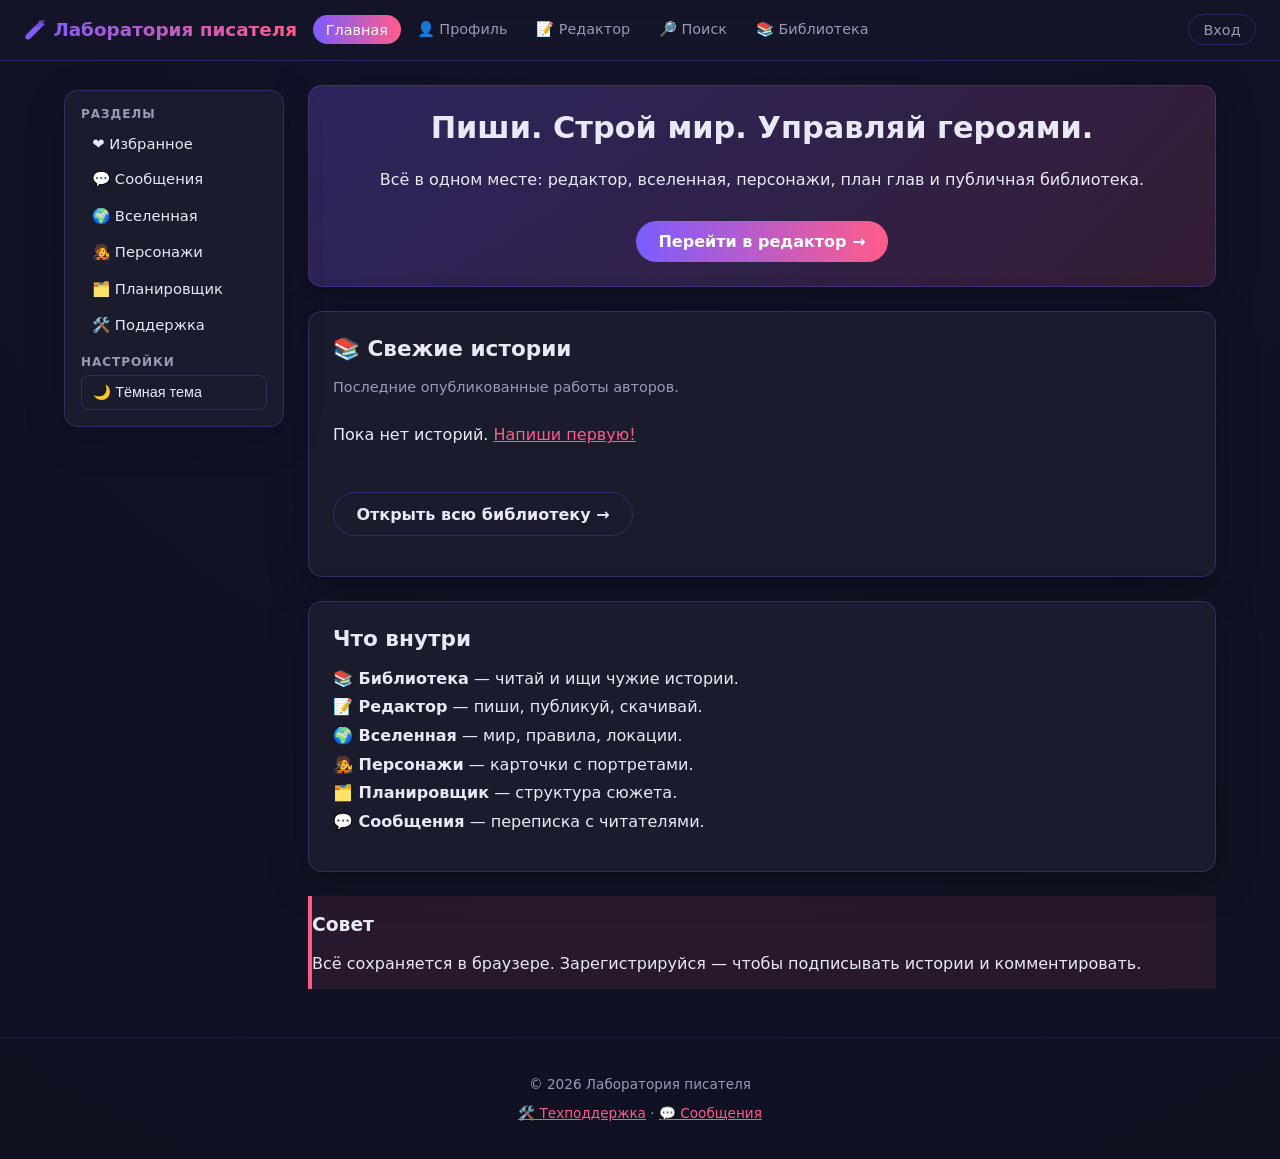
<file: universe-site/index.html>
<!DOCTYPE html>
<html lang="ru">
<head>
  <meta charset="utf-8">
  <meta name="viewport" content="width=device-width, initial-scale=1">
  <meta name="description" content="Лаборатория писателя: редактор, вселенная, персонажи и библиотека историй.">
  <title>Лаборатория писателя</title>
  <link rel="stylesheet" href="style.css">
</head>
<body>

  <header class="site-header">
    <button class="menu-toggle" id="menu-toggle" type="button" title="Меню">☰</button>
    <h1>🧪 Лаборатория писателя</h1>
    <nav class="main-nav">
      <a href="index.html" class="active">Главная</a>
      <a href="profile.html">👤 Профиль</a>
      <a href="editor.html">📝 Редактор</a>
      <a href="search.html">🔎 Поиск</a>
      <a href="library.html">📚 Библиотека</a>
    </nav>
    <a href="login.html" id="auth-link" class="header-auth">Вход</a>
  </header>

  <div class="layout">
    <aside class="sidebar" id="sidebar">
      <h3>Разделы</h3>
      <nav>
        <a href="favorites.html">❤️ Избранное</a>
        <a href="messages.html">💬 Сообщения</a>
        <a href="universe.html">🌍 Вселенная</a>
        <a href="characters.html">🧑‍🎤 Персонажи</a>
        <a href="planner.html">🗂️ Планировщик</a>
        <a href="support.html">🛠️ Поддержка</a>
      </nav>
      <h3>Настройки</h3>
      <button id="theme-toggle" class="theme-btn" type="button" title="Сменить тему">🌙 Тема</button>
    </aside>

    <main>
      <section class="hero">
        <h2 id="welcome">Пиши. Строй мир. Управляй героями.</h2>
        <p>Всё в одном месте: редактор, вселенная, персонажи, план глав и публичная библиотека.</p>
        <a class="btn" href="editor.html">Перейти в редактор →</a>
      </section>

      <section>
        <h2>📚 Свежие истории</h2>
        <p class="muted">Последние опубликованные работы авторов.</p>
        <div id="home-library" class="card-list"></div>
        <p style="margin-top:1rem"><a href="library.html" class="btn btn-ghost">Открыть всю библиотеку →</a></p>
      </section>

      <section>
        <h2>Что внутри</h2>
        <ul class="features">
          <li><a href="library.html">📚 Библиотека</a> — читай и ищи чужие истории.</li>
          <li><a href="editor.html">📝 Редактор</a> — пиши, публикуй, скачивай.</li>
          <li><a href="universe.html">🌍 Вселенная</a> — мир, правила, локации.</li>
          <li><a href="characters.html">🧑‍🎤 Персонажи</a> — карточки с портретами.</li>
          <li><a href="planner.html">🗂️ Планировщик</a> — структура сюжета.</li>
          <li><a href="messages.html">💬 Сообщения</a> — переписка с читателями.</li>
        </ul>
      </section>

      <aside class="tip">
        <h3>Совет</h3>
        <p>Всё сохраняется в браузере. Зарегистрируйся — чтобы подписывать истории и комментировать.</p>
      </aside>
    </main>
  </div>

  <footer class="site-footer">
    <p>© 2026 Лаборатория писателя</p>
    <p><a href="support.html">🛠️ Техподдержка</a> · <a href="messages.html">💬 Сообщения</a></p>
  </footer>

  <script src="script.js"></script>
</body>
</html>
</file>
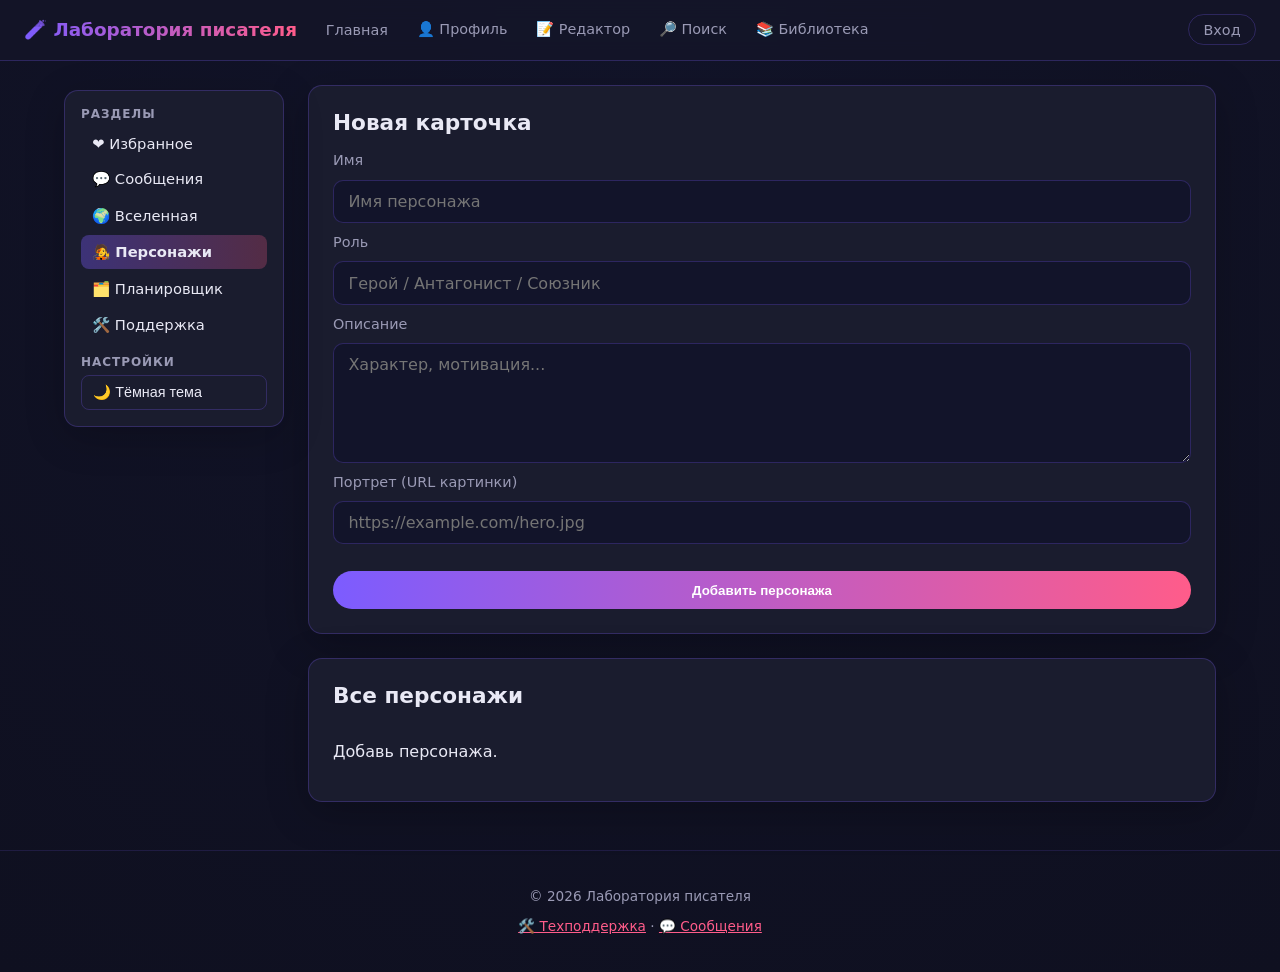
<file: universe-site/characters.html>
<!DOCTYPE html>
<html lang="ru">
<head>
  <meta charset="utf-8">
  <meta name="viewport" content="width=device-width, initial-scale=1">
  <title>Персонажи — Лаборатория писателя</title>
  <link rel="stylesheet" href="style.css">
</head>
<body>

  <header class="site-header">
    <button class="menu-toggle" id="menu-toggle" type="button" title="Меню">☰</button>
    <h1>🧪 Лаборатория писателя</h1>
    <nav class="main-nav">
      <a href="index.html">Главная</a>
      <a href="profile.html">👤 Профиль</a>
      <a href="editor.html">📝 Редактор</a>
      <a href="search.html">🔎 Поиск</a>
      <a href="library.html">📚 Библиотека</a>
    </nav>
    <a href="login.html" id="auth-link" class="header-auth">Вход</a>
  </header>

  <div class="layout">
    <aside class="sidebar" id="sidebar">
      <h3>Разделы</h3>
      <nav>
        <a href="favorites.html">❤️ Избранное</a>
        <a href="messages.html">💬 Сообщения</a>
        <a href="universe.html">🌍 Вселенная</a>
        <a href="characters.html" class="active">🧑‍🎤 Персонажи</a>
        <a href="planner.html">🗂️ Планировщик</a>
        <a href="support.html">🛠️ Поддержка</a>
      </nav>
      <h3>Настройки</h3>
      <button id="theme-toggle" class="theme-btn" type="button">🌙 Тема</button>
    </aside>

    <main>
      <section>
        <h2>Новая карточка</h2>
        <form id="character-form">
          <label for="char-name">Имя</label>
          <input id="char-name" type="text" placeholder="Имя персонажа" required>
          <label for="char-role">Роль</label>
          <input id="char-role" type="text" placeholder="Герой / Антагонист / Союзник" required>
          <label for="char-desc">Описание</label>
          <textarea id="char-desc" rows="5" placeholder="Характер, мотивация..." required></textarea>
          <label for="char-img">Портрет (URL картинки)</label>
          <input id="char-img" type="url" placeholder="https://example.com/hero.jpg">
          <button class="btn" type="submit">Добавить персонажа</button>
        </form>
      </section>

      <section>
        <h2>Все персонажи</h2>
        <article id="characters-list" class="card-list"></article>
      </section>
    </main>
  </div>

  <footer class="site-footer">
    <p>© 2026 Лаборатория писателя</p>
    <p><a href="support.html">🛠️ Техподдержка</a> · <a href="messages.html">💬 Сообщения</a></p>
  </footer>

  <script src="script.js"></script>
</body>
</html>
</file>
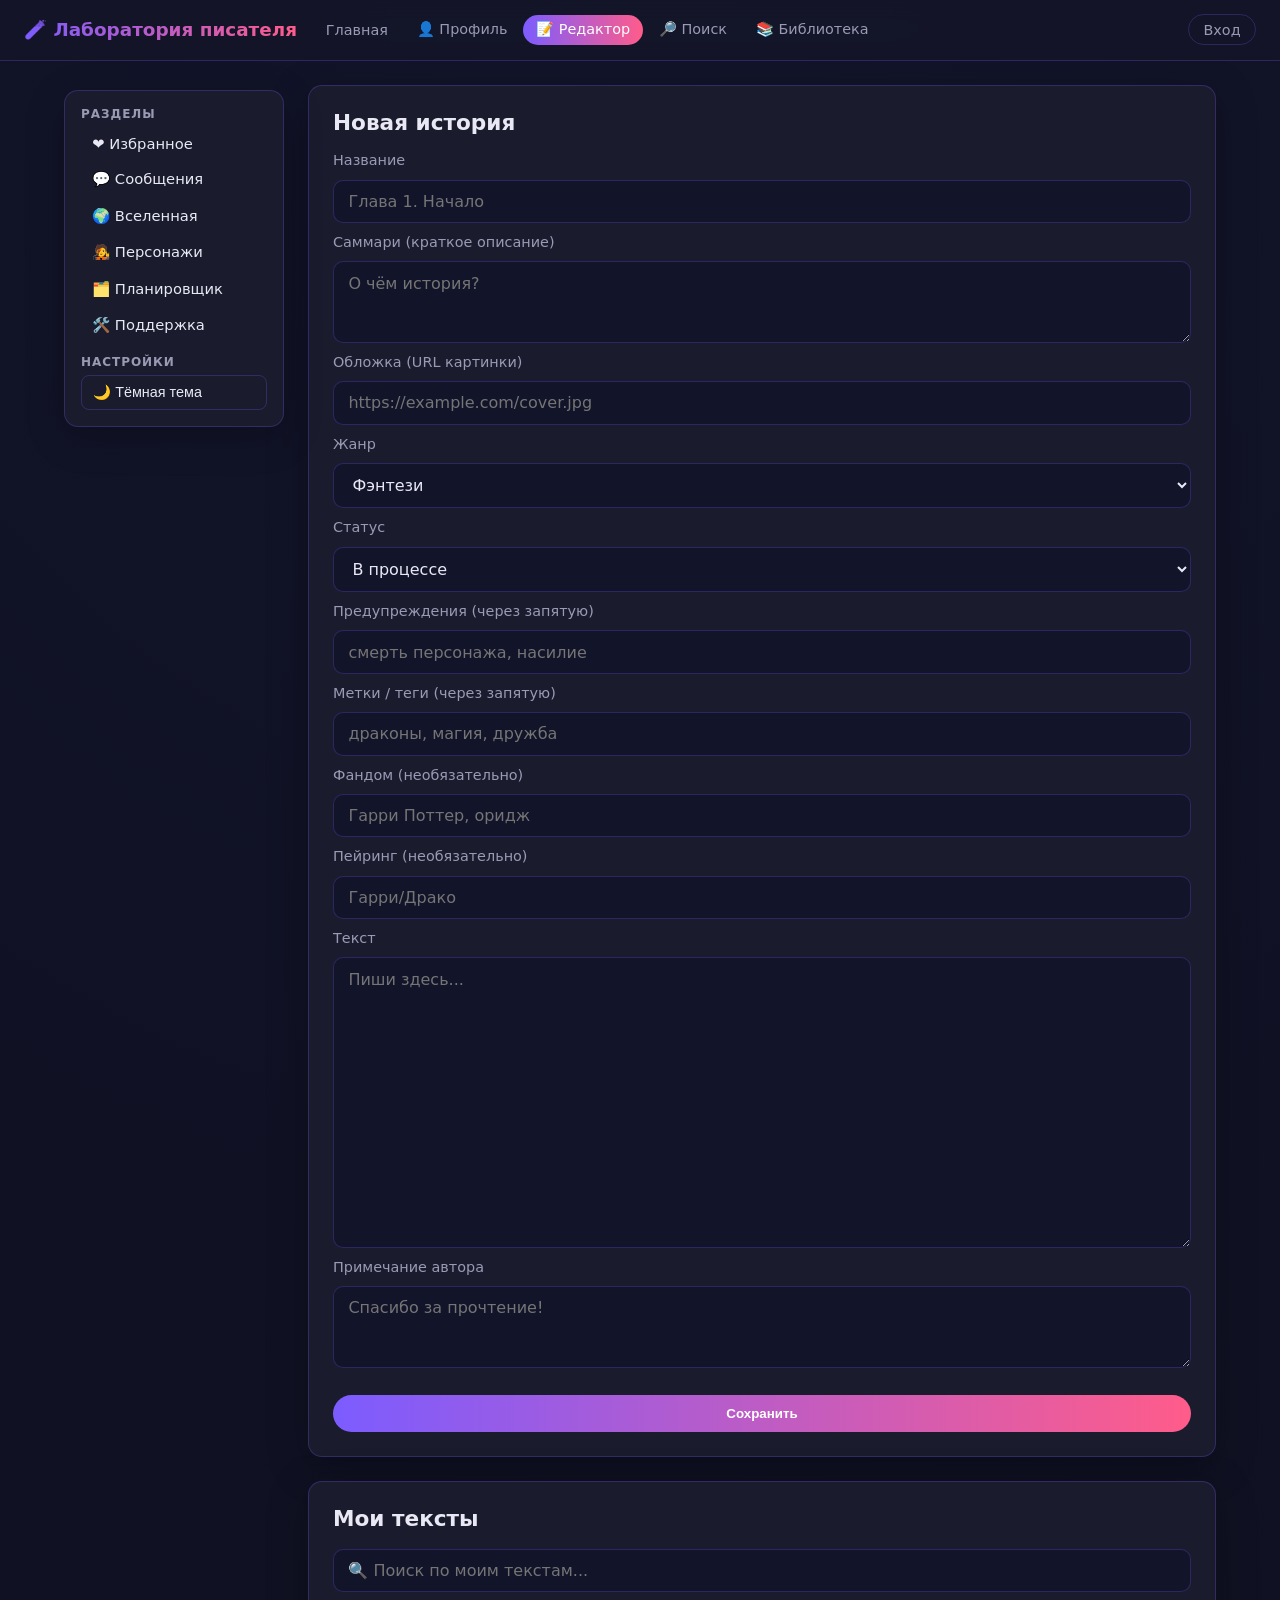
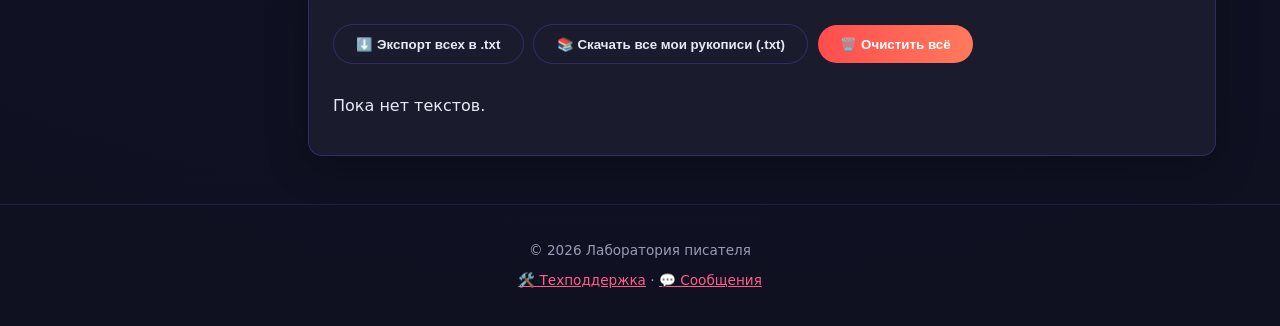
<file: universe-site/editor.html>
<!DOCTYPE html>
<html lang="ru">
<head>
  <meta charset="utf-8">
  <meta name="viewport" content="width=device-width, initial-scale=1">
  <title>Редактор — Лаборатория писателя</title>
  <link rel="stylesheet" href="style.css">
</head>
<body>

  <header class="site-header">
    <button class="menu-toggle" id="menu-toggle" type="button" title="Меню">☰</button>
    <h1>🧪 Лаборатория писателя</h1>
    <nav class="main-nav">
      <a href="index.html">Главная</a>
      <a href="profile.html">👤 Профиль</a>
      <a href="editor.html" class="active">📝 Редактор</a>
      <a href="search.html">🔎 Поиск</a>
      <a href="library.html">📚 Библиотека</a>
    </nav>
    <a href="login.html" id="auth-link" class="header-auth">Вход</a>
  </header>

  <div class="layout">
    <aside class="sidebar" id="sidebar">
      <h3>Разделы</h3>
      <nav>
        <a href="favorites.html">❤️ Избранное</a>
        <a href="messages.html">💬 Сообщения</a>
        <a href="universe.html">🌍 Вселенная</a>
        <a href="characters.html">🧑‍🎤 Персонажи</a>
        <a href="planner.html">🗂️ Планировщик</a>
        <a href="support.html">🛠️ Поддержка</a>
      </nav>
      <h3>Настройки</h3>
      <button id="theme-toggle" class="theme-btn" type="button">🌙 Тема</button>
    </aside>

    <main>
      <section>
        <h2>Новая история</h2>
        <form id="editor-form">
          <label for="title">Название</label>
          <input id="title" type="text" placeholder="Глава 1. Начало" required>

          <label for="summary">Саммари (краткое описание)</label>
          <textarea id="summary" rows="3" placeholder="О чём история?"></textarea>

          <label for="cover">Обложка (URL картинки)</label>
          <input id="cover" type="url" placeholder="https://example.com/cover.jpg">

          <label for="genre">Жанр</label>
          <select id="genre">
            <option>Фэнтези</option><option>Фантастика</option><option>Романтика</option>
            <option>Детектив</option><option>Хоррор</option><option>Драма</option>
            <option>Приключения</option><option>Поэзия</option><option>Другое</option>
          </select>

          <label for="status">Статус</label>
          <select id="status">
            <option>В процессе</option><option>Завершено</option>
            <option>Безжалостно брошено</option><option>Заморожено</option>
          </select>

          <label for="warnings">Предупреждения (через запятую)</label>
          <input id="warnings" type="text" placeholder="смерть персонажа, насилие">

          <label for="tags">Метки / теги (через запятую)</label>
          <input id="tags" type="text" placeholder="драконы, магия, дружба">

          <label for="fandom">Фандом (необязательно)</label>
          <input id="fandom" type="text" placeholder="Гарри Поттер, оридж">

          <label for="pairing">Пейринг (необязательно)</label>
          <input id="pairing" type="text" placeholder="Гарри/Драко">

          <label for="text">Текст</label>
          <textarea id="text" rows="14" placeholder="Пиши здесь..." required></textarea>

          <label for="authorNote">Примечание автора</label>
          <textarea id="authorNote" rows="3" placeholder="Спасибо за прочтение!"></textarea>

          <button class="btn" type="submit">Сохранить</button>
        </form>
      </section>

      <section>
        <h2>Мои тексты</h2>
        <input id="search-text" type="search" placeholder="🔍 Поиск по моим текстам...">
        <div class="toolbar">
          <button id="export-all" class="btn btn-ghost" type="button">⬇️ Экспорт всех в .txt</button>
          <button class="btn btn-ghost" type="button" onclick="dlAllMine()">📚 Скачать все мои рукописи (.txt)</button>
          <button id="clear-texts" class="btn btn-danger" type="button">🗑️ Очистить всё</button>
        </div>
        <article id="texts-list" class="card-list"></article>
      </section>
    </main>
  </div>

  <footer class="site-footer">
    <p>© 2026 Лаборатория писателя</p>
    <p><a href="support.html">🛠️ Техподдержка</a> · <a href="messages.html">💬 Сообщения</a></p>
  </footer>

  <script src="script.js"></script>
</body>
</html>
</file>
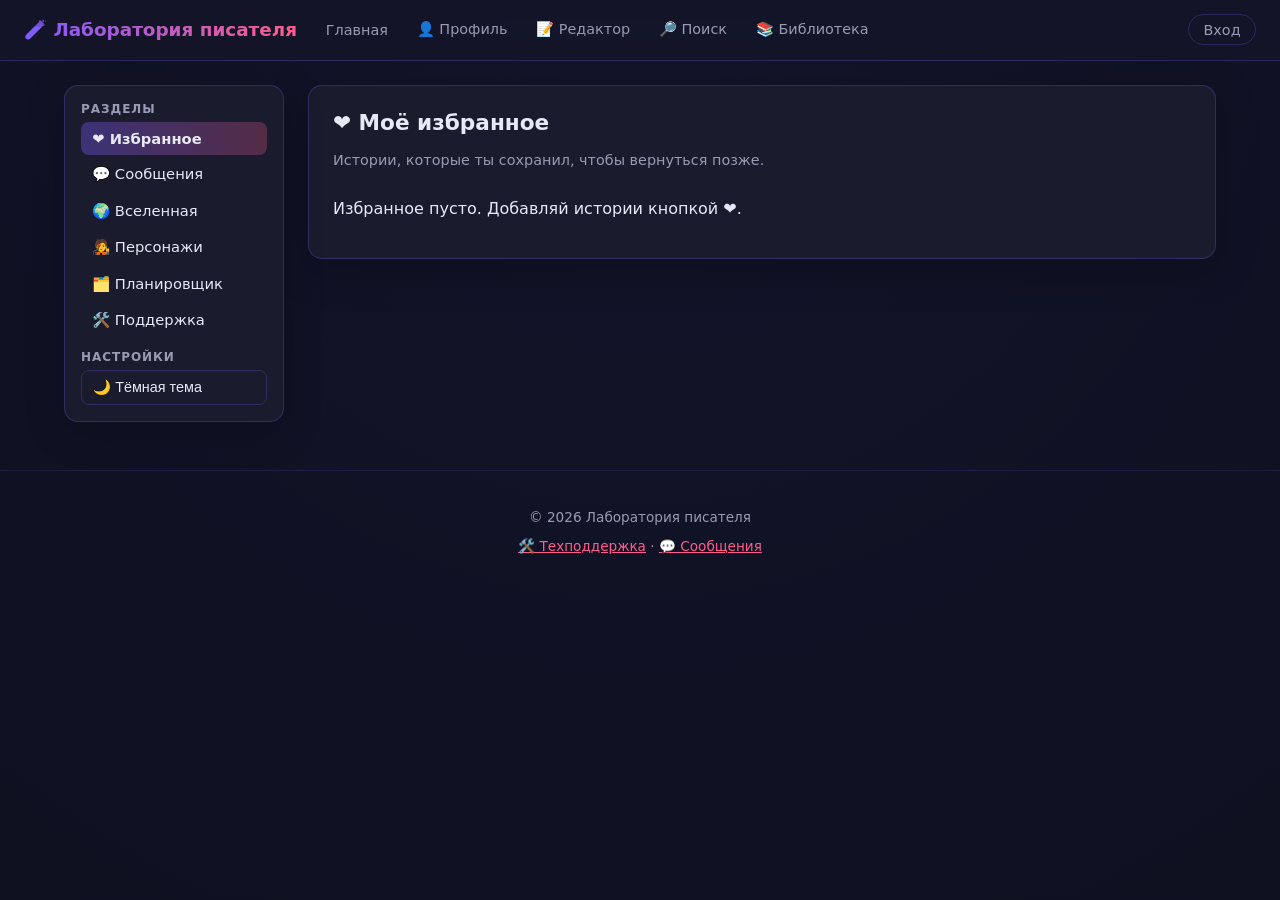
<file: universe-site/favorites.html>
<!DOCTYPE html>
<html lang="ru">
<head>
  <meta charset="utf-8">
  <meta name="viewport" content="width=device-width, initial-scale=1">
  <title>Избранное — Лаборатория писателя</title>
  <link rel="stylesheet" href="style.css">
</head>
<body>

  <header class="site-header">
    <button class="menu-toggle" id="menu-toggle" type="button" title="Меню">☰</button>
    <h1>🧪 Лаборатория писателя</h1>
    <nav class="main-nav">
      <a href="index.html">Главная</a>
      <a href="profile.html">👤 Профиль</a>
      <a href="editor.html">📝 Редактор</a>
      <a href="search.html">🔎 Поиск</a>
      <a href="library.html">📚 Библиотека</a>
    </nav>
    <a href="login.html" id="auth-link" class="header-auth">Вход</a>
  </header>

  <div class="layout">
    <aside class="sidebar" id="sidebar">
      <h3>Разделы</h3>
      <nav>
        <a href="favorites.html" class="active">❤️ Избранное</a>
        <a href="messages.html">💬 Сообщения</a>
        <a href="universe.html">🌍 Вселенная</a>
        <a href="characters.html">🧑‍🎤 Персонажи</a>
        <a href="planner.html">🗂️ Планировщик</a>
        <a href="support.html">🛠️ Поддержка</a>
      </nav>
      <h3>Настройки</h3>
      <button id="theme-toggle" class="theme-btn" type="button">🌙 Тема</button>
    </aside>

    <main>
      <section>
        <h2>❤️ Моё избранное</h2>
        <p class="muted">Истории, которые ты сохранил, чтобы вернуться позже.</p>
        <article id="favorites-list" class="card-list"></article>
      </section>
    </main>
  </div>

  <footer class="site-footer">
    <p>© 2026 Лаборатория писателя</p>
    <p><a href="support.html">🛠️ Техподдержка</a> · <a href="messages.html">💬 Сообщения</a></p>
  </footer>

  <script src="script.js"></script>
</body>
</html>
</file>
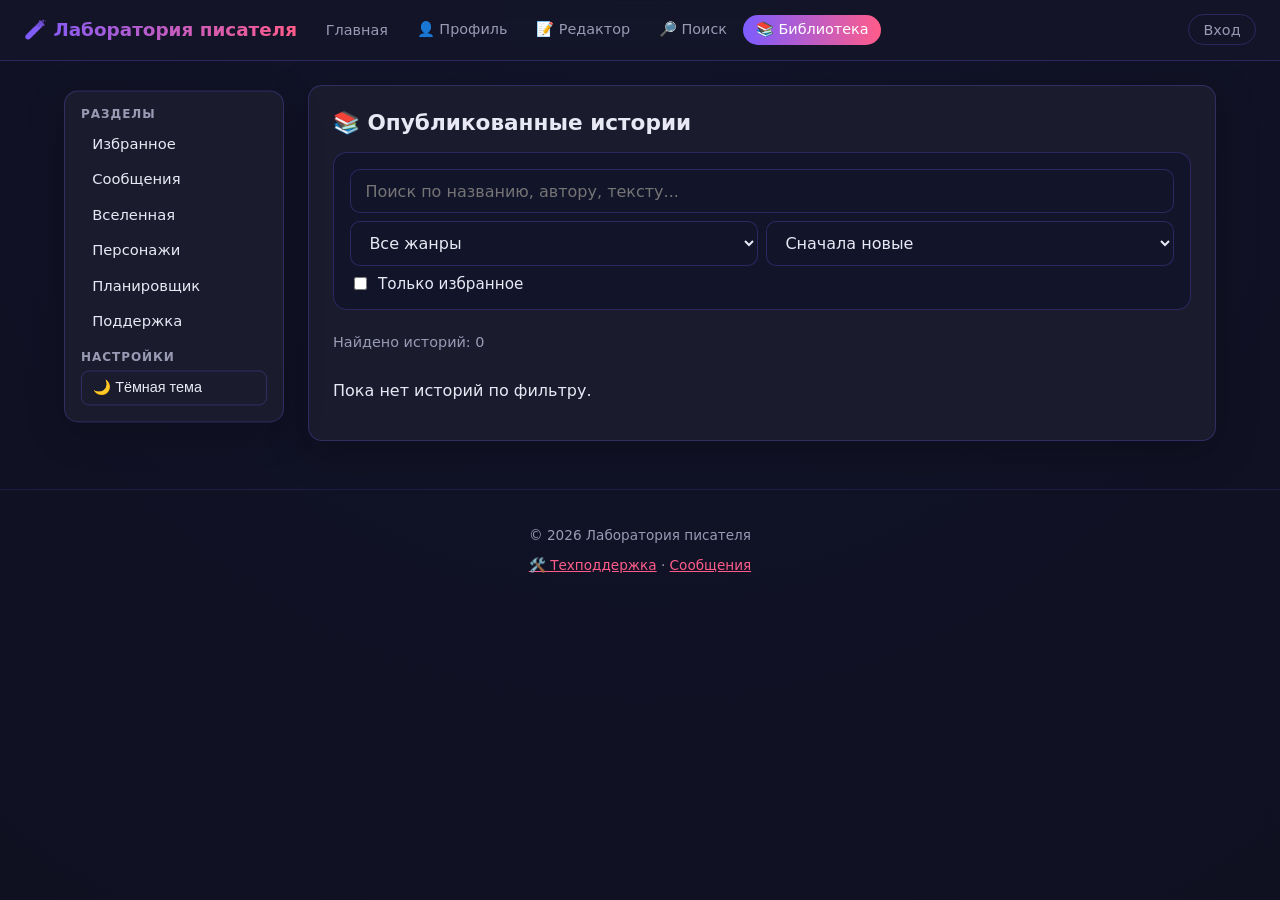
<file: universe-site/library.html>
<!DOCTYPE html>
<html lang="ru">
<head>
  <meta charset="utf-8">
  <meta name="viewport" content="width=device-width, initial-scale=1">
  <title>Библиотека — Лаборатория писателя</title>
  <link rel="stylesheet" href="style.css">
</head>
<body>

  <header class="site-header">
    <button class="menu-toggle" id="menu-toggle" type="button" title="Меню">☰</button>
    <h1>🧪 Лаборатория писателя</h1>
    <nav class="main-nav">
      <a href="index.html">Главная</a>
      <a href="profile.html">👤 Профиль</a>
      <a href="editor.html">📝 Редактор</a>
      <a href="search.html">🔎 Поиск</a>
      <a href="library.html" class="active">📚 Библиотека</a>
    </nav>
    <a href="login.html" id="auth-link" class="header-auth">Вход</a>
  </header>

  <div class="layout">
    <aside class="sidebar" id="sidebar">
      <h3>Разделы</h3>
      <nav>
        <a href="favorites.html">Избранное</a>
        <a href="messages.html">Сообщения</a>
        <a href="universe.html">Вселенная</a>
        <a href="characters.html">Персонажи</a>
        <a href="planner.html">Планировщик</a>
        <a href="support.html">Поддержка</a>
      </nav>
      <h3>Настройки</h3>
      <button id="theme-toggle" class="theme-btn" type="button">🌙 Тема</button>
    </aside>

    <main>
      <section>
        <h2>📚 Опубликованные истории</h2>
        <div class="library-filters">
          <input id="lib-search" type="search" placeholder="Поиск по названию, автору, тексту...">
          <div class="filters-row">
            <select id="lib-genre">
              <option value="">Все жанры</option>
              <option>Фэнтези</option><option>Фантастика</option><option>Романтика</option>
              <option>Детектив</option><option>Хоррор</option><option>Драма</option>
              <option>Приключения</option><option>Поэзия</option><option>Другое</option>
            </select>
            <select id="lib-sort">
              <option value="new">Сначала новые</option>
              <option value="old">Сначала старые</option>
              <option value="az">По названию (А→Я)</option>
              <option value="likes">По лайкам</option>
              <option value="recs">По советам</option>
            </select>
          </div>
          <label class="checkbox">
            <input id="lib-fav-only" type="checkbox"> Только избранное
          </label>
        </div>
        <p id="lib-count" class="muted"></p>
        <article id="library-list" class="card-list"></article>
      </section>
    </main>
  </div>

  <footer class="site-footer">
    <p>© 2026 Лаборатория писателя</p>
    <p><a href="support.html">🛠️ Техподдержка</a> · <a href="messages.html"> Сообщения</a></p>
  </footer>

  <script src="script.js"></script>
</body>
</html>
</file>
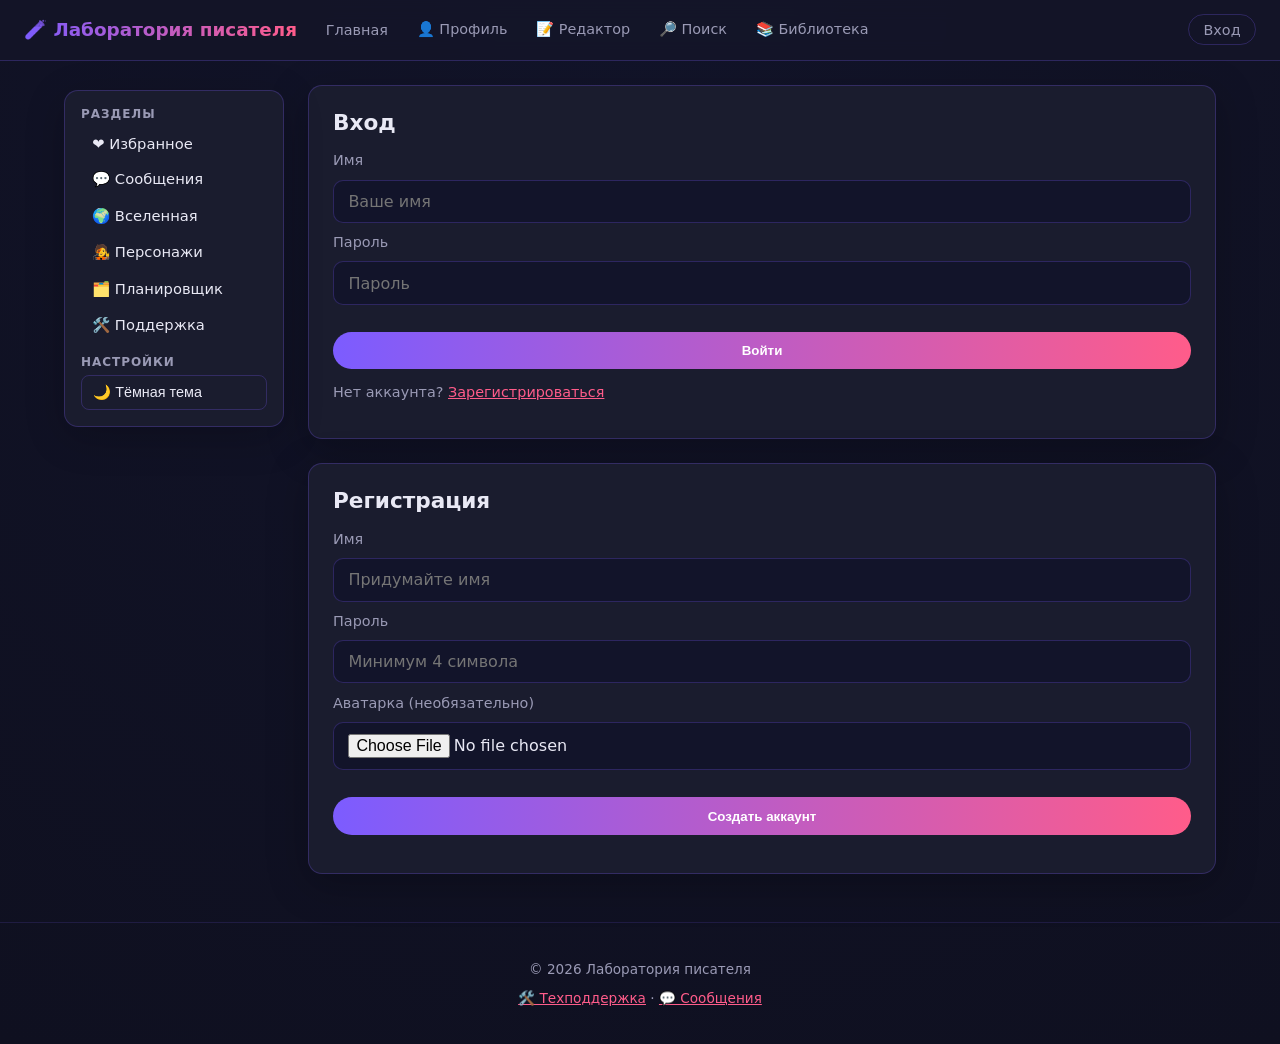
<file: universe-site/login.html>
<!DOCTYPE html>
<html lang="ru">
<head>
  <meta charset="utf-8">
  <meta name="viewport" content="width=device-width, initial-scale=1">
  <title>Вход — Лаборатория писателя</title>
  <link rel="stylesheet" href="style.css">
</head>
<body>

  <header class="site-header">
    <button class="menu-toggle" id="menu-toggle" type="button" title="Меню">☰</button>
    <h1>🧪 Лаборатория писателя</h1>
    <nav class="main-nav">
      <a href="index.html">Главная</a>
      <a href="profile.html">👤 Профиль</a>
      <a href="editor.html">📝 Редактор</a>
      <a href="search.html">🔎 Поиск</a>
      <a href="library.html">📚 Библиотека</a>
    </nav>
    <a href="login.html" id="auth-link" class="header-auth">Вход</a>
  </header>

  <div class="layout">
    <aside class="sidebar" id="sidebar">
      <h3>Разделы</h3>
      <nav>
        <a href="favorites.html">❤️ Избранное</a>
        <a href="messages.html">💬 Сообщения</a>
        <a href="universe.html">🌍 Вселенная</a>
        <a href="characters.html">🧑‍🎤 Персонажи</a>
        <a href="planner.html">🗂️ Планировщик</a>
        <a href="support.html">🛠️ Поддержка</a>
      </nav>
      <h3>Настройки</h3>
      <button id="theme-toggle" class="theme-btn" type="button">🌙 Тема</button>
    </aside>

    <main>
      <section>
        <h2>Вход</h2>
        <form id="login-form">
          <label for="login-name">Имя</label>
          <input id="login-name" type="text" placeholder="Ваше имя" required>
          <label for="login-pass">Пароль</label>
          <input id="login-pass" type="password" placeholder="Пароль" required>
          <button class="btn" type="submit">Войти</button>
        </form>
        <p class="muted">Нет аккаунта? <a href="#register">Зарегистрироваться</a></p>
      </section>

      <section id="register">
        <h2>Регистрация</h2>
        <form id="register-form">
          <label for="reg-name">Имя</label>
          <input id="reg-name" type="text" placeholder="Придумайте имя" required>
          <label for="reg-pass">Пароль</label>
          <input id="reg-pass" type="password" placeholder="Минимум 4 символа" minlength="4" required>
          <label for="reg-avatar">Аватарка (необязательно)</label>
          <input id="reg-avatar" type="file" accept="image/*">
          <div id="avatar-preview-wrap" style="display:none">
            <img id="avatar-preview" alt="Превью" class="avatar-large">
          </div>
          <button class="btn" type="submit">Создать аккаунт</button>
        </form>
        <p id="auth-status" class="muted"></p>
      </section>
    </main>
  </div>

  <footer class="site-footer">
    <p>© 2026 Лаборатория писателя</p>
    <p><a href="support.html">🛠️ Техподдержка</a> · <a href="messages.html">💬 Сообщения</a></p>
  </footer>

  <script src="script.js"></script>
</body>
</html>
</file>
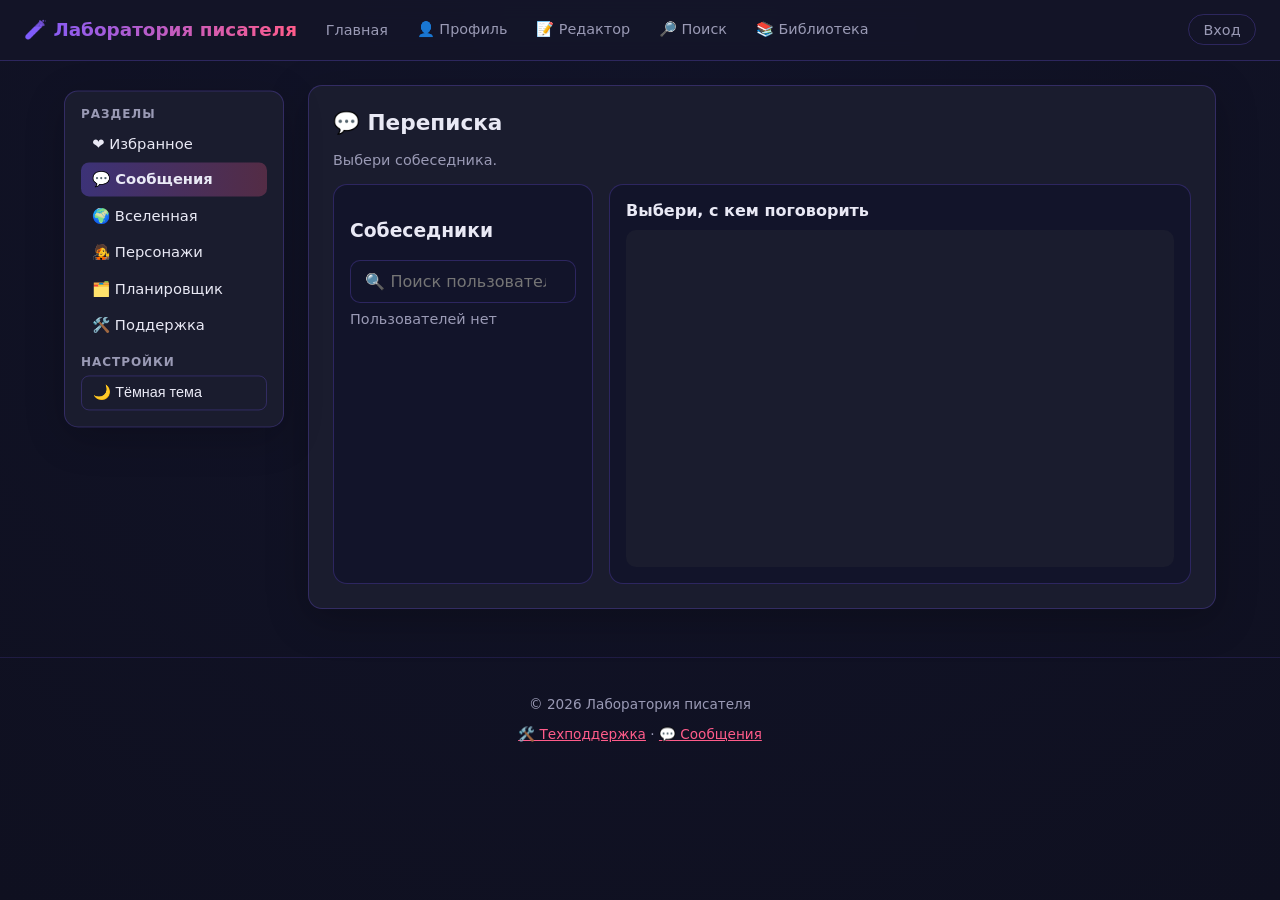
<file: universe-site/messages.html>
<!DOCTYPE html>
<html lang="ru">
<head>
  <meta charset="utf-8">
  <meta name="viewport" content="width=device-width, initial-scale=1">
  <title>Сообщения — Лаборатория писателя</title>
  <link rel="stylesheet" href="style.css">
</head>
<body>

  <header class="site-header">
    <button class="menu-toggle" id="menu-toggle" type="button" title="Меню">☰</button>
    <h1>🧪 Лаборатория писателя</h1>
    <nav class="main-nav">
      <a href="index.html">Главная</a>
      <a href="profile.html">👤 Профиль</a>
      <a href="editor.html">📝 Редактор</a>
      <a href="search.html">🔎 Поиск</a>
      <a href="library.html">📚 Библиотека</a>
    </nav>
    <a href="login.html" id="auth-link" class="header-auth">Вход</a>
  </header>

  <div class="layout">
    <aside class="sidebar" id="sidebar">
      <h3>Разделы</h3>
      <nav>
        <a href="favorites.html">❤️ Избранное</a>
        <a href="messages.html" class="active">💬 Сообщения</a>
        <a href="universe.html">🌍 Вселенная</a>
        <a href="characters.html">🧑‍🎤 Персонажи</a>
        <a href="planner.html">🗂️ Планировщик</a>
        <a href="support.html">🛠️ Поддержка</a>
      </nav>
      <h3>Настройки</h3>
      <button id="theme-toggle" class="theme-btn" type="button">🌙 Тема</button>
    </aside>

    <main>
      <section>
        <h2>💬 Переписка</h2>
        <p class="muted">Выбери собеседника.</p>
        <div class="chat-wrap">
          <aside class="chat-users">
            <h3>Собеседники</h3>
            <input id="user-search" type="search" placeholder="🔍 Поиск пользователя">
            <ul id="users-list"></ul>
          </aside>
          <div class="chat-area">
            <div id="chat-header" class="chat-header">Выбери, с кем поговорить</div>
            <div id="chat-messages" class="chat-messages"></div>
            <form id="chat-form">
              <input id="chat-input" type="text" placeholder="Напиши сообщение..." required>
              <button class="btn" type="submit">Отправить</button>
            </form>
          </div>
        </div>
      </section>
    </main>
  </div>

  <footer class="site-footer">
    <p>© 2026 Лаборатория писателя</p>
    <p><a href="support.html">🛠️ Техподдержка</a> · <a href="messages.html">💬 Сообщения</a></p>
  </footer>

  <script src="script.js"></script>
</body>
</html>
</file>
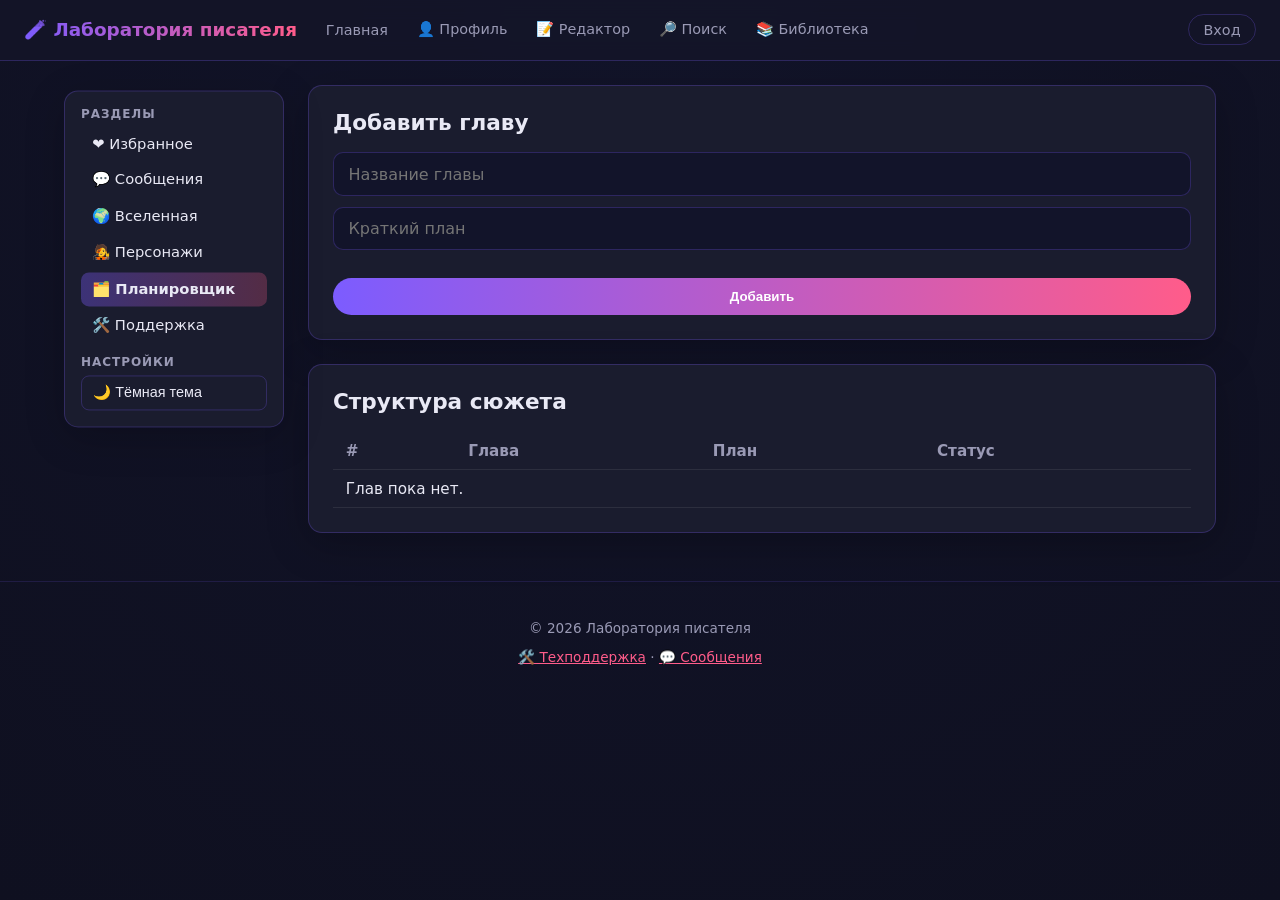
<file: universe-site/planner.html>
<!DOCTYPE html>
<html lang="ru">
<head>
  <meta charset="utf-8">
  <meta name="viewport" content="width=device-width, initial-scale=1">
  <title>Планировщик — Лаборатория писателя</title>
  <link rel="stylesheet" href="style.css">
</head>
<body>

  <header class="site-header">
    <button class="menu-toggle" id="menu-toggle" type="button" title="Меню">☰</button>
    <h1>🧪 Лаборатория писателя</h1>
    <nav class="main-nav">
      <a href="index.html">Главная</a>
      <a href="profile.html">👤 Профиль</a>
      <a href="editor.html">📝 Редактор</a>
      <a href="search.html">🔎 Поиск</a>
      <a href="library.html">📚 Библиотека</a>
    </nav>
    <a href="login.html" id="auth-link" class="header-auth">Вход</a>
  </header>

  <div class="layout">
    <aside class="sidebar" id="sidebar">
      <h3>Разделы</h3>
      <nav>
        <a href="favorites.html">❤️ Избранное</a>
        <a href="messages.html">💬 Сообщения</a>
        <a href="universe.html">🌍 Вселенная</a>
        <a href="characters.html">🧑‍🎤 Персонажи</a>
        <a href="planner.html" class="active">🗂️ Планировщик</a>
        <a href="support.html">🛠️ Поддержка</a>
      </nav>
      <h3>Настройки</h3>
      <button id="theme-toggle" class="theme-btn" type="button">🌙 Тема</button>
    </aside>

    <main>
      <section>
        <h2>Добавить главу</h2>
        <form id="chapter-form">
          <input id="chapter-title" type="text" placeholder="Название главы" required>
          <input id="chapter-summary" type="text" placeholder="Краткий план" required>
          <button class="btn" type="submit">Добавить</button>
        </form>
      </section>

      <section>
        <h2>Структура сюжета</h2>
        <table class="planner-table">
          <thead><tr><th>#</th><th>Глава</th><th>План</th><th>Статус</th></tr></thead>
          <tbody id="chapters-body"></tbody>
        </table>
      </section>
    </main>
  </div>

  <footer class="site-footer">
    <p>© 2026 Лаборатория писателя</p>
    <p><a href="support.html">🛠️ Техподдержка</a> · <a href="messages.html">💬 Сообщения</a></p>
  </footer>

  <script src="script.js"></script>
</body>
</html>
</file>
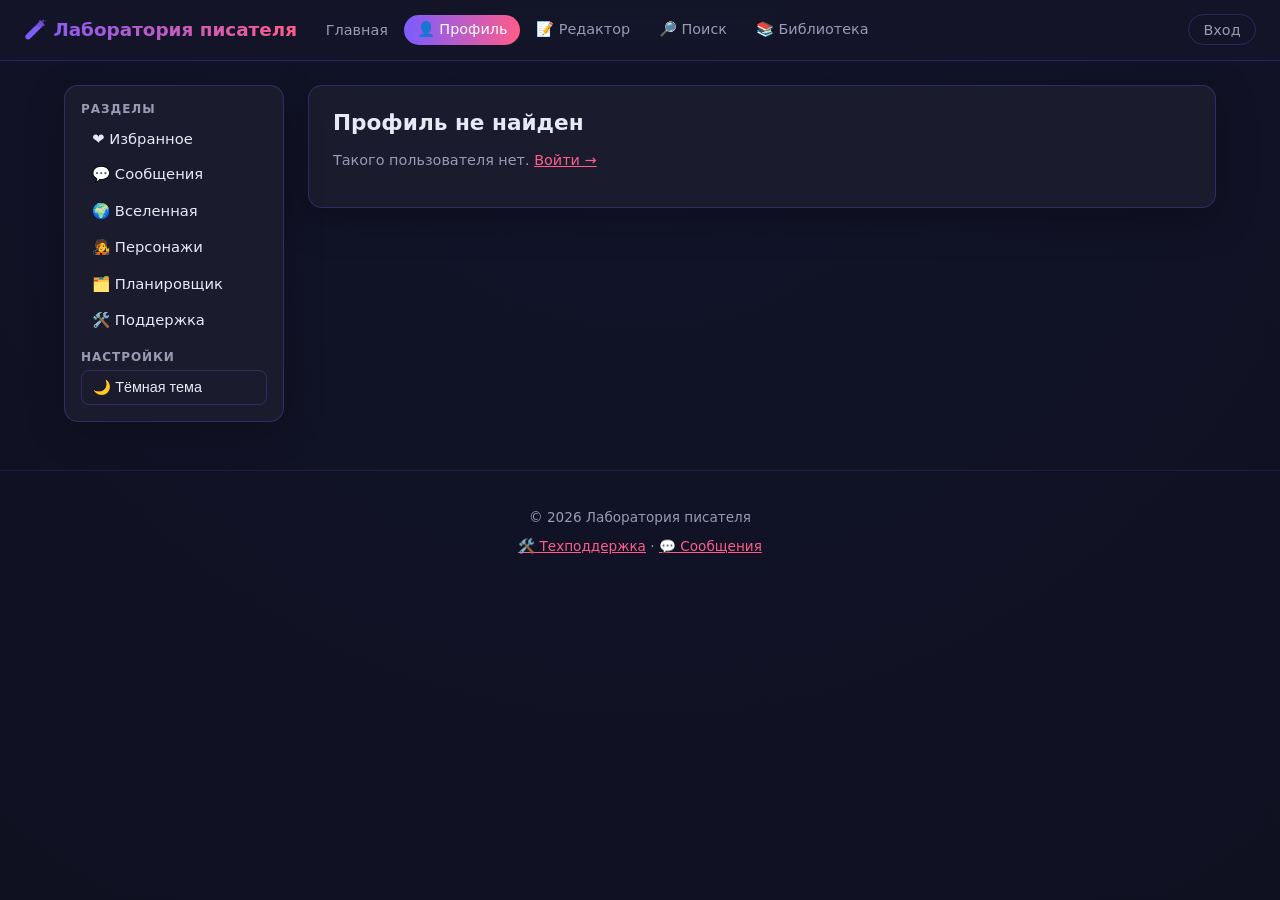
<file: universe-site/profile.html>
<!DOCTYPE html>
<html lang="ru">
<head>
  <meta charset="utf-8">
  <meta name="viewport" content="width=device-width, initial-scale=1">
  <title>Профиль — Лаборатория писателя</title>
  <link rel="stylesheet" href="style.css">
</head>
<body>

  <header class="site-header">
    <button class="menu-toggle" id="menu-toggle" type="button" title="Меню">☰</button>
    <h1>🧪 Лаборатория писателя</h1>
    <nav class="main-nav">
      <a href="index.html">Главная</a>
      <a href="profile.html" class="active">👤 Профиль</a>
      <a href="editor.html">📝 Редактор</a>
      <a href="search.html">🔎 Поиск</a>
      <a href="library.html">📚 Библиотека</a>
    </nav>
    <a href="login.html" id="auth-link" class="header-auth">Вход</a>
  </header>

  <div class="layout">
    <aside class="sidebar" id="sidebar">
      <h3>Разделы</h3>
      <nav>
        <a href="favorites.html">❤️ Избранное</a>
        <a href="messages.html">💬 Сообщения</a>
        <a href="universe.html">🌍 Вселенная</a>
        <a href="characters.html">🧑‍🎤 Персонажи</a>
        <a href="planner.html">🗂️ Планировщик</a>
        <a href="support.html">🛠️ Поддержка</a>
      </nav>
      <h3>Настройки</h3>
      <button id="theme-toggle" class="theme-btn" type="button">🌙 Тема</button>
    </aside>

    <main>
      <section id="profile-view"></section>

      <section id="profile-edit-section" style="display:none">
        <h2>✏️ Редактировать профиль</h2>
        <form id="profile-edit-form">
          <label for="pe-name">Новый ник</label>
          <input id="pe-name" type="text" placeholder="Новое имя (если хочешь сменить)">
          <label for="pe-bio">О себе</label>
          <textarea id="pe-bio" rows="4" placeholder="Расскажи о себе..."></textarea>
          <label for="pe-link">Ссылка (Telegram / сайт)</label>
          <input id="pe-link" type="text" placeholder="https://t.me/...">
          <label for="pe-avatar">Новая аватарка</label>
          <input id="pe-avatar" type="file" accept="image/*">
          <div id="pe-avatar-preview-wrap" style="display:none">
            <img id="pe-avatar-preview" alt="Превью" class="avatar-large">
          </div>
          <button class="btn" type="submit">💾 Сохранить изменения</button>
          <button class="btn btn-ghost" type="button" onclick="cancelProfileEdit()">Отмена</button>
        </form>
        <p id="profile-edit-status" class="muted"></p>
      </section>

      <section id="profile-stories-section" style="display:none">
        <h2>📚 Истории автора</h2>
        <article id="profile-stories" class="card-list"></article>
      </section>
    </main>
  </div>

  <footer class="site-footer">
    <p>© 2026 Лаборатория писателя</p>
    <p><a href="support.html">🛠️ Техподдержка</a> · <a href="messages.html">💬 Сообщения</a></p>
  </footer>

  <script src="script.js"></script>
</body>
</html>
</file>
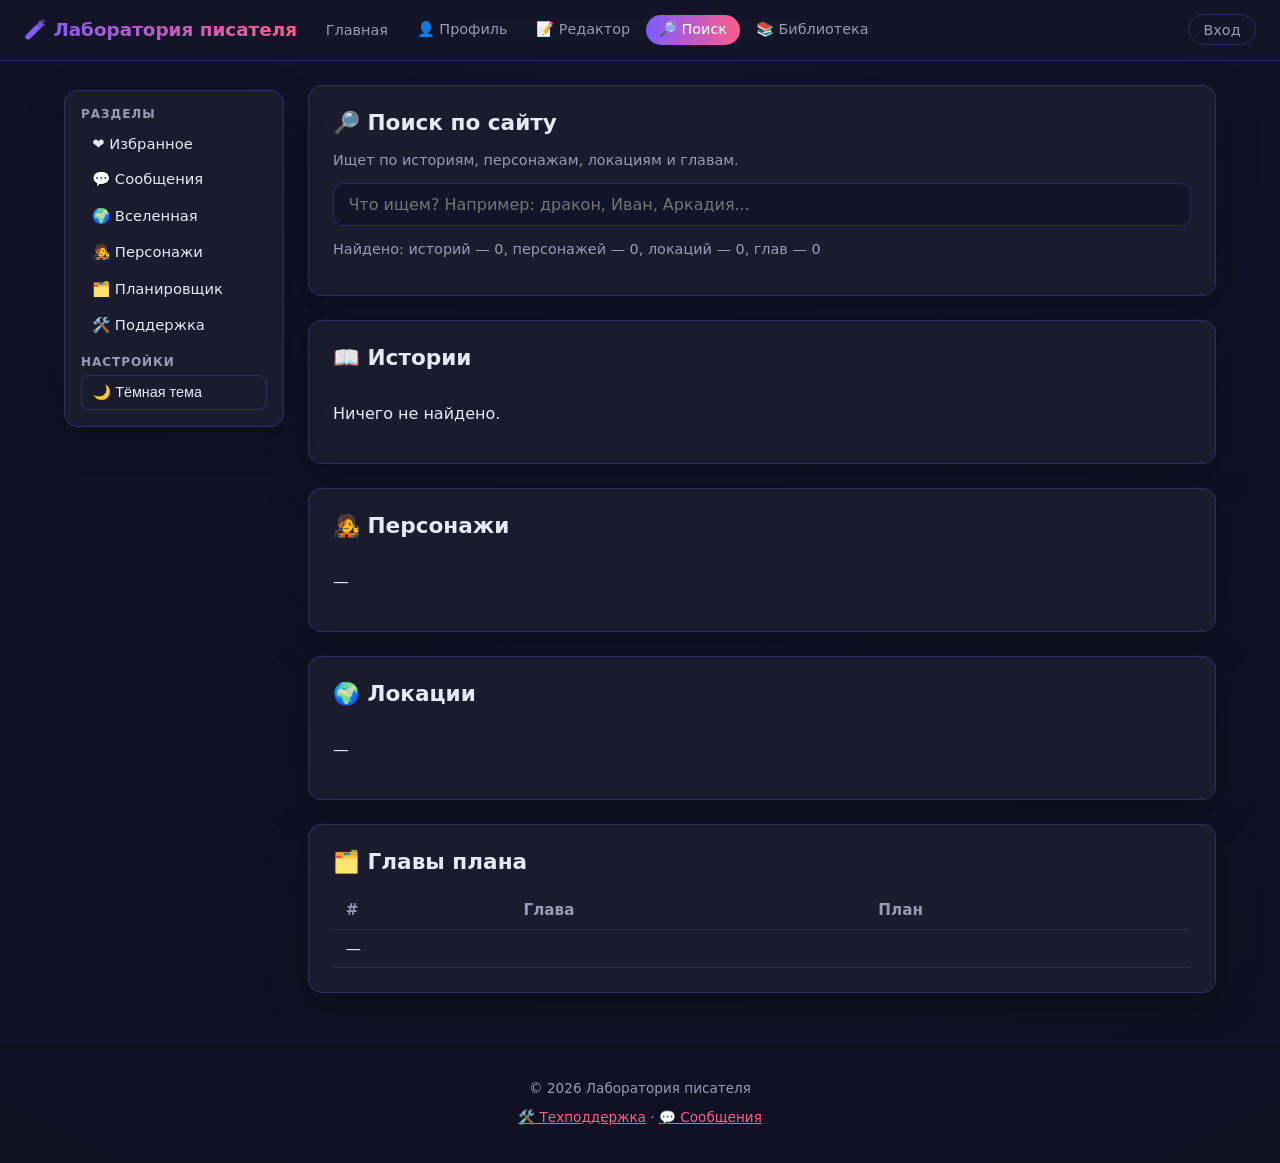
<file: universe-site/search.html>
<!DOCTYPE html>
<html lang="ru">
<head>
  <meta charset="utf-8">
  <meta name="viewport" content="width=device-width, initial-scale=1">
  <title>Поиск — Лаборатория писателя</title>
  <link rel="stylesheet" href="style.css">
</head>
<body>

  <header class="site-header">
    <button class="menu-toggle" id="menu-toggle" type="button" title="Меню">☰</button>
    <h1>🧪 Лаборатория писателя</h1>
    <nav class="main-nav">
      <a href="index.html">Главная</a>
      <a href="profile.html">👤 Профиль</a>
      <a href="editor.html">📝 Редактор</a>
      <a href="search.html" class="active">🔎 Поиск</a>
      <a href="library.html">📚 Библиотека</a>
    </nav>
    <a href="login.html" id="auth-link" class="header-auth">Вход</a>
  </header>

  <div class="layout">
    <aside class="sidebar" id="sidebar">
      <h3>Разделы</h3>
      <nav>
        <a href="favorites.html">❤️ Избранное</a>
        <a href="messages.html">💬 Сообщения</a>
        <a href="universe.html">🌍 Вселенная</a>
        <a href="characters.html">🧑‍🎤 Персонажи</a>
        <a href="planner.html">🗂️ Планировщик</a>
        <a href="support.html">🛠️ Поддержка</a>
      </nav>
      <h3>Настройки</h3>
      <button id="theme-toggle" class="theme-btn" type="button">🌙 Тема</button>
    </aside>

    <main>
      <section>
        <h2>🔎 Поиск по сайту</h2>
        <p class="muted">Ищет по историям, персонажам, локациям и главам.</p>
        <input id="site-search" type="search" placeholder="Что ищем? Например: дракон, Иван, Аркадия...">
        <p id="site-search-count" class="muted"></p>
      </section>

      <section>
        <h2>📖 Истории</h2>
        <article id="site-stories" class="card-list"></article>
      </section>

      <section>
        <h2>🧑‍🎤 Персонажи</h2>
        <article id="site-characters" class="card-list"></article>
      </section>

      <section>
        <h2>🌍 Локации</h2>
        <article id="site-locations" class="card-list"></article>
      </section>

      <section>
        <h2>🗂️ Главы плана</h2>
        <table class="planner-table">
          <thead><tr><th>#</th><th>Глава</th><th>План</th></tr></thead>
          <tbody id="site-chapters"></tbody>
        </table>
      </section>
    </main>
  </div>

 <footer class="site-footer">
    <p>© 2026 Лаборатория писателя</p>
    <p><a href="support.html">🛠️ Техподдержка</a> · <a href="messages.html">💬 Сообщения</a></p>
  </footer>

  <script src="script.js"></script>
</body>
</html>
</file>
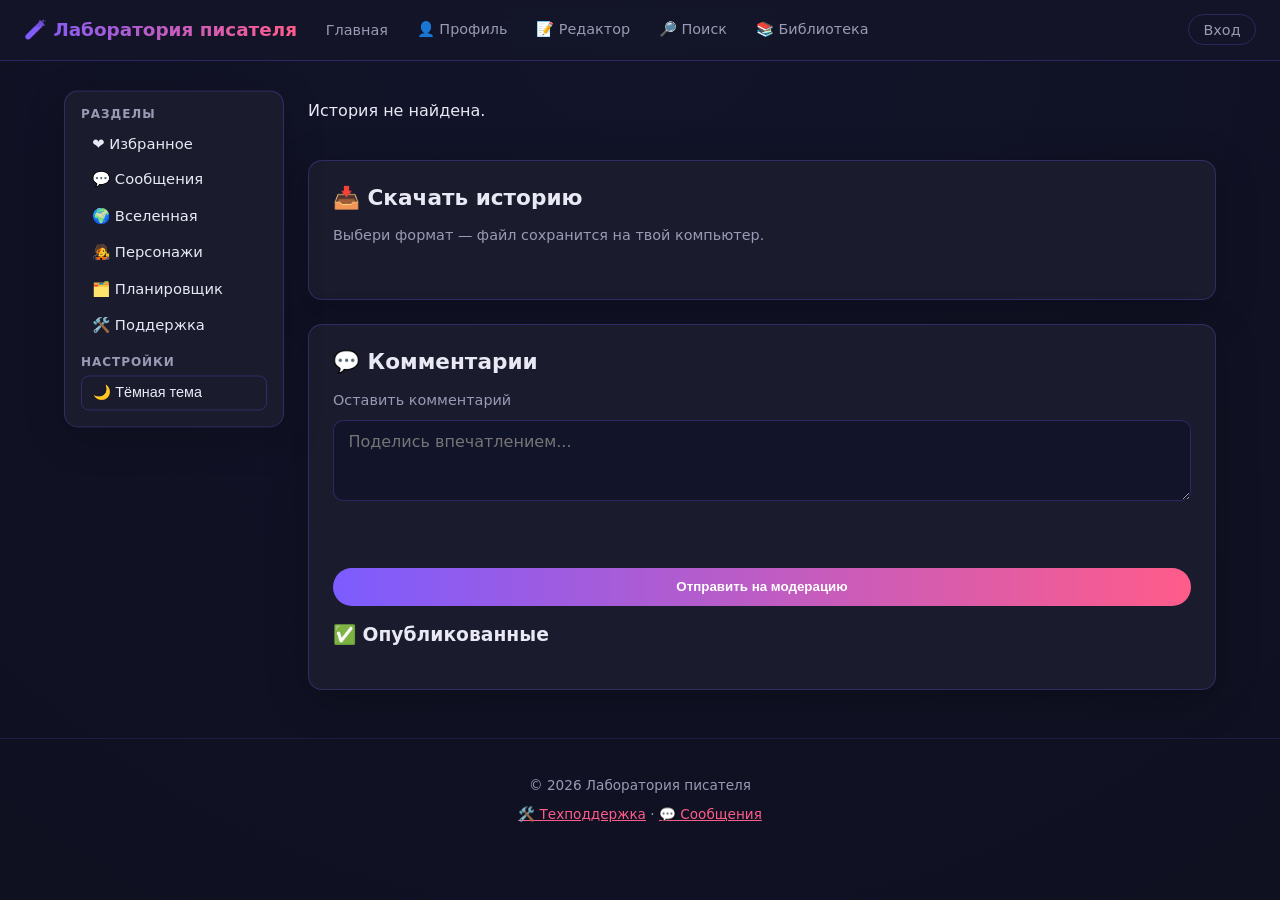
<file: universe-site/story.html>
<!DOCTYPE html>
<html lang="ru">
<head>
  <meta charset="utf-8">
  <meta name="viewport" content="width=device-width, initial-scale=1">
  <title>История — Лаборатория писателя</title>
  <link rel="stylesheet" href="style.css">
</head>
<body>

  <header class="site-header">
    <button class="menu-toggle" id="menu-toggle" type="button" title="Меню">☰</button>
    <h1>🧪 Лаборатория писателя</h1>
    <nav class="main-nav">
      <a href="index.html">Главная</a>
      <a href="profile.html">👤 Профиль</a>
      <a href="editor.html">📝 Редактор</a>
      <a href="search.html">🔎 Поиск</a>
      <a href="library.html">📚 Библиотека</a>
    </nav>
    <a href="login.html" id="auth-link" class="header-auth">Вход</a>
  </header>

  <div class="layout">
    <aside class="sidebar" id="sidebar">
      <h3>Разделы</h3>
      <nav>
        <a href="favorites.html">❤️ Избранное</a>
        <a href="messages.html">💬 Сообщения</a>
        <a href="universe.html">🌍 Вселенная</a>
        <a href="characters.html">🧑‍🎤 Персонажи</a>
        <a href="planner.html">🗂️ Планировщик</a>
        <a href="support.html">🛠️ Поддержка</a>
      </nav>
      <h3>Настройки</h3>
      <button id="theme-toggle" class="theme-btn" type="button">🌙 Тема</button>
    </aside>

    <main>
      <article id="story-view" class="story-full"></article>

      <section>
        <h2>📥 Скачать историю</h2>
        <p class="muted">Выбери формат — файл сохранится на твой компьютер.</p>
        <div id="download-buttons" class="toolbar"></div>
      </section>

      <section id="comments-section">
        <h2>💬 Комментарии</h2>
        <form id="comment-form">
          <label for="comment-text">Оставить комментарий</label>
          <textarea id="comment-text" rows="3" placeholder="Поделись впечатлением..." required></textarea>
          <p id="comment-status" class="muted"></p>
          <button class="btn" type="submit">Отправить на модерацию</button>
        </form>
        <div id="comments-pending-wrap" style="display:none">
          <h3>⏳ На модерации (видит только автор)</h3>
          <div id="comments-pending" class="card-list"></div>
        </div>
        <h3>✅ Опубликованные</h3>
        <div id="comments-list" class="card-list"></div>
      </section>
    </main>
  </div>

  <footer class="site-footer">
    <p>© 2026 Лаборатория писателя</p>
    <p><a href="support.html">🛠️ Техподдержка</a> · <a href="messages.html">💬 Сообщения</a></p>
  </footer>

  <script src="script.js"></script>
</body>
</html>
</file>
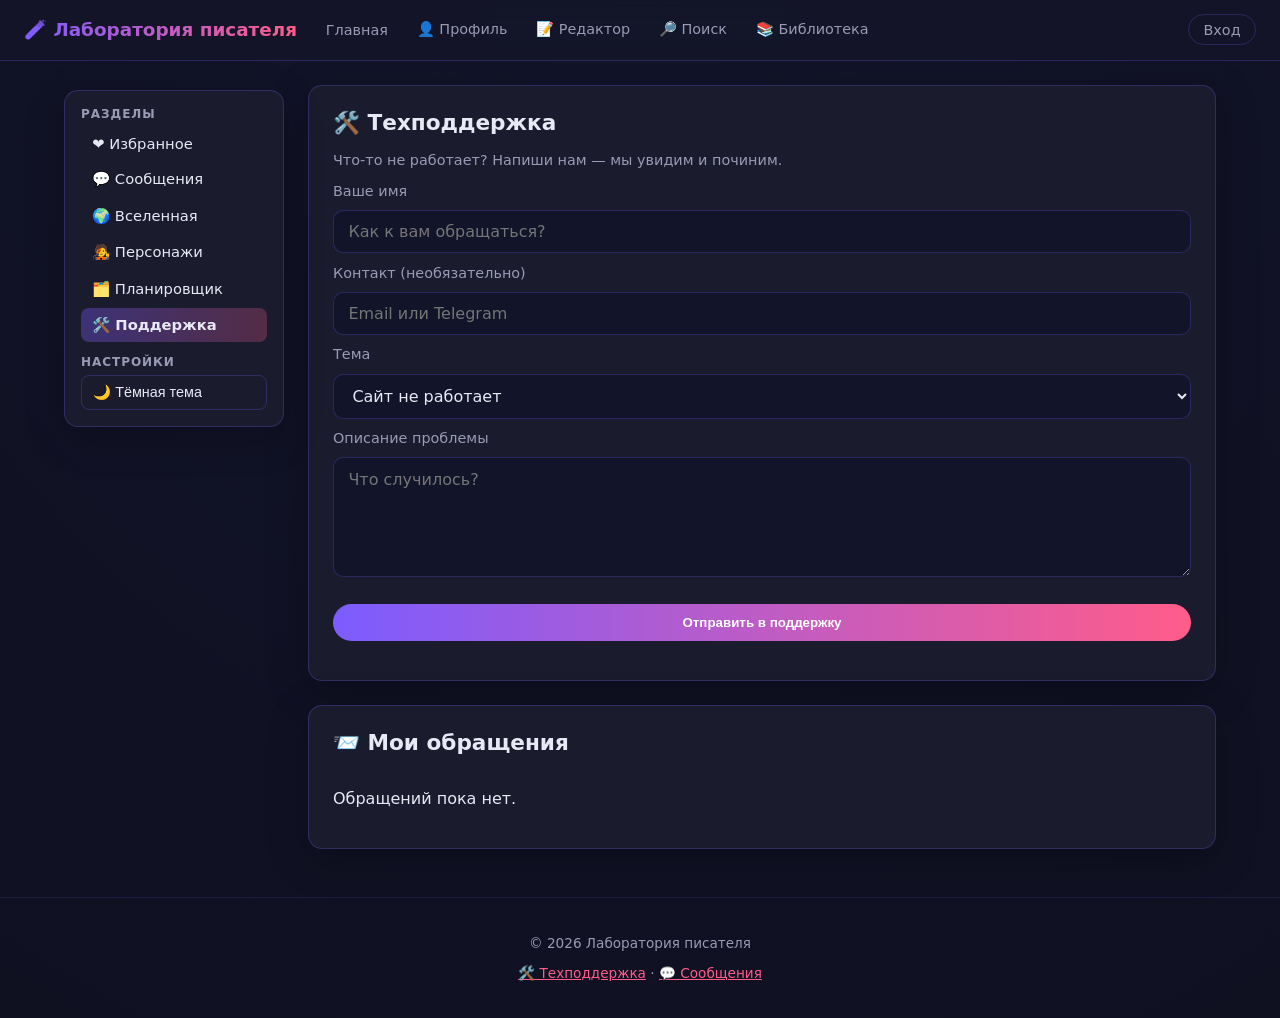
<file: universe-site/support.html>
<!DOCTYPE html>
<html lang="ru">
<head>
  <meta charset="utf-8">
  <meta name="viewport" content="width=device-width, initial-scale=1">
  <title>Техподдержка — Лаборатория писателя</title>
  <link rel="stylesheet" href="style.css">
</head>
<body>

  <header class="site-header">
    <button class="menu-toggle" id="menu-toggle" type="button" title="Меню">☰</button>
    <h1>🧪 Лаборатория писателя</h1>
    <nav class="main-nav">
      <a href="index.html">Главная</a>
      <a href="profile.html">👤 Профиль</a>
      <a href="editor.html">📝 Редактор</a>
      <a href="search.html">🔎 Поиск</a>
      <a href="library.html">📚 Библиотека</a>
    </nav>
    <a href="login.html" id="auth-link" class="header-auth">Вход</a>
  </header>

  <div class="layout">
    <aside class="sidebar" id="sidebar">
      <h3>Разделы</h3>
      <nav>
        <a href="favorites.html">❤️ Избранное</a>
        <a href="messages.html">💬 Сообщения</a>
        <a href="universe.html">🌍 Вселенная</a>
        <a href="characters.html">🧑‍🎤 Персонажи</a>
        <a href="planner.html">🗂️ Планировщик</a>
        <a href="support.html" class="active">🛠️ Поддержка</a>
      </nav>
      <h3>Настройки</h3>
      <button id="theme-toggle" class="theme-btn" type="button">🌙 Тема</button>
    </aside>

    <main>
      <section>
        <h2>🛠️ Техподдержка</h2>
        <p class="muted">Что-то не работает? Напиши нам — мы увидим и починим.</p>
        <form id="support-form">
          <label for="sup-name">Ваше имя</label>
          <input id="sup-name" type="text" placeholder="Как к вам обращаться?" required>
          <label for="sup-email">Контакт (необязательно)</label>
          <input id="sup-email" type="text" placeholder="Email или Telegram">
          <label for="sup-topic">Тема</label>
          <select id="sup-topic">
            <option>Сайт не работает</option>
            <option>Ошибка на странице</option>
            <option>Не сохраняются данные</option>
            <option>Предложение</option>
            <option>Другое</option>
          </select>
          <label for="sup-text">Описание проблемы</label>
          <textarea id="sup-text" rows="5" placeholder="Что случилось?" required></textarea>
          <button class="btn" type="submit">Отправить в поддержку</button>
        </form>
        <p id="support-status" class="muted"></p>
      </section>

      <section>
        <h2>📨 Мои обращения</h2>
        <article id="support-list" class="card-list"></article>
      </section>
    </main>
  </div>

  <footer class="site-footer">
    <p>© 2026 Лаборатория писателя</p>
    <p><a href="support.html">🛠️ Техподдержка</a> · <a href="messages.html">💬 Сообщения</a></p>
  </footer>

  <script src="script.js"></script>
</body>
</html>
</file>
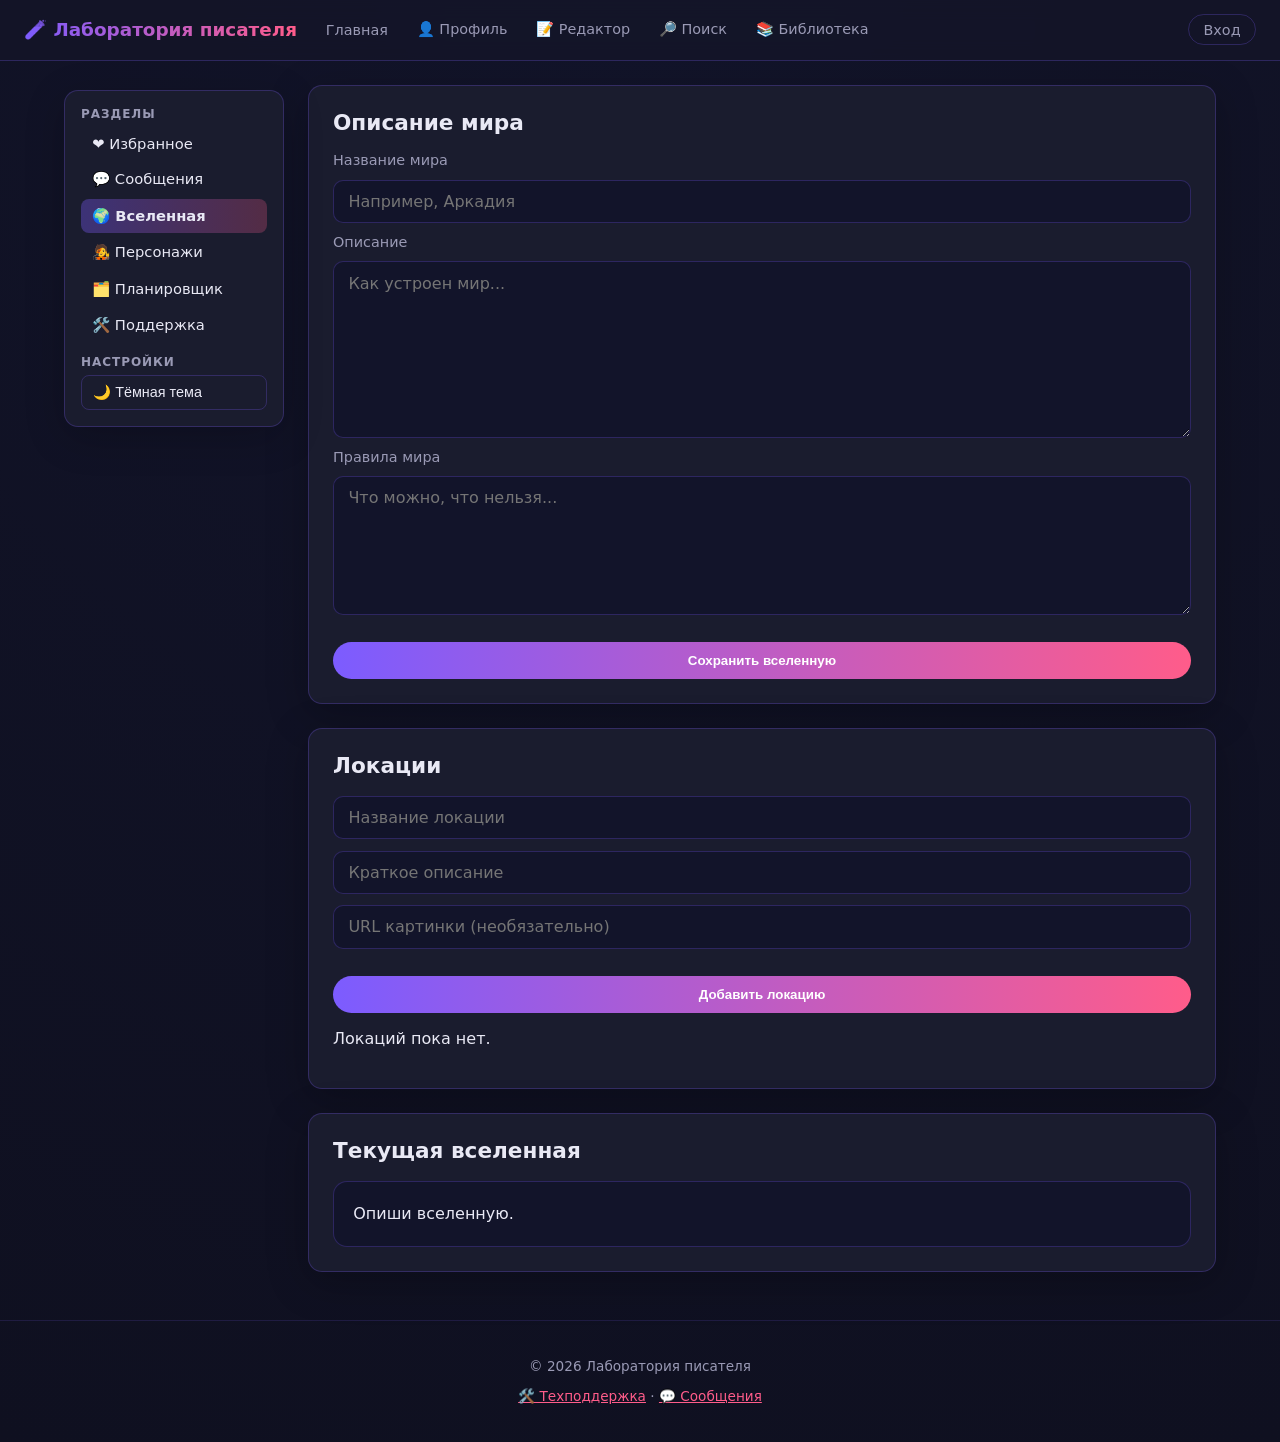
<file: universe-site/universe.html>
<!DOCTYPE html>
<html lang="ru">
<head>
  <meta charset="utf-8">
  <meta name="viewport" content="width=device-width, initial-scale=1">
  <title>Вселенная — Лаборатория писателя</title>
  <link rel="stylesheet" href="style.css">
</head>
<body>

  <header class="site-header">
    <button class="menu-toggle" id="menu-toggle" type="button" title="Меню">☰</button>
    <h1>🧪 Лаборатория писателя</h1>
    <nav class="main-nav">
      <a href="index.html">Главная</a>
      <a href="profile.html">👤 Профиль</a>
      <a href="editor.html">📝 Редактор</a>
      <a href="search.html">🔎 Поиск</a>
      <a href="library.html">📚 Библиотека</a>
    </nav>
    <a href="login.html" id="auth-link" class="header-auth">Вход</a>
  </header>

  <div class="layout">
    <aside class="sidebar" id="sidebar">
      <h3>Разделы</h3>
      <nav>
        <a href="favorites.html">❤️ Избранное</a>
        <a href="messages.html">💬 Сообщения</a>
        <a href="universe.html" class="active">🌍 Вселенная</a>
        <a href="characters.html">🧑‍🎤 Персонажи</a>
        <a href="planner.html">🗂️ Планировщик</a>
        <a href="support.html">🛠️ Поддержка</a>
      </nav>
      <h3>Настройки</h3>
      <button id="theme-toggle" class="theme-btn" type="button">🌙 Тема</button>
    </aside>

    <main>
      <section>
        <h2>Описание мира</h2>
        <form id="universe-form">
          <label for="world-name">Название мира</label>
          <input id="world-name" type="text" placeholder="Например, Аркадия" required>
          <label for="world-desc">Описание</label>
          <textarea id="world-desc" rows="8" placeholder="Как устроен мир..." required></textarea>
          <label for="world-rules">Правила мира</label>
          <textarea id="world-rules" rows="6" placeholder="Что можно, что нельзя..." required></textarea>
          <button class="btn" type="submit">Сохранить вселенную</button>
        </form>
      </section>

      <section>
        <h2>Локации</h2>
        <form id="location-form">
          <input id="location-name" type="text" placeholder="Название локации" required>
          <input id="location-desc" type="text" placeholder="Краткое описание" required>
          <input id="location-img" type="url" placeholder="URL картинки (необязательно)">
          <button class="btn" type="submit">Добавить локацию</button>
        </form>
        <div id="locations-list" class="gallery"></div>
      </section>

      <section>
        <h2>Текущая вселенная</h2>
        <article id="universe-view" class="card"></article>
      </section>
    </main>
  </div>

  <footer class="site-footer">
    <p>© 2026 Лаборатория писателя</p>
    <p><a href="support.html">🛠️ Техподдержка</a> · <a href="messages.html">💬 Сообщения</a></p>
  </footer>

  <script src="script.js"></script>
</body>
</html>
</file>
<file: universe-site/style.css>
:root {
  --bg: #0f1020;
  --panel: #1a1c2e;
  --panel-2: #12142a;
  --accent: #7c5cff;
  --accent-2: #ff5c8a;
  --text: #e9e9f5;
  --muted: #9a9ab5;
  --border: rgba(124, 92, 255, .25);
  --radius: 14px;
}
body.light {
  --bg: #f4f5fb;
  --panel: #ffffff;
  --panel-2: #eef0fa;
  --text: #1a1c2e;
  --muted: #5d607a;
  --border: rgba(124, 92, 255, .35);
}

* { box-sizing: border-box; }

body {
  margin: 0;
  font-family: "Segoe UI", system-ui, sans-serif;
  background: radial-gradient(circle at top, var(--panel-2), var(--bg));
  color: var(--text);
  min-height: 100vh;
  transition: background .3s, color .3s;
}

/* ===== Верхняя шапка ===== */
.site-header {
  display: flex; align-items: center;
  gap: 1rem;
  padding: .9rem 1.5rem;
  background: rgba(20, 22, 40, .85);
  backdrop-filter: blur(10px);
  border-bottom: 1px solid var(--border);
  position: sticky; top: 0; z-index: 20;
}
body.light .site-header { background: rgba(255,255,255,.85); }

.site-header h1 {
  font-size: 1.15rem; margin: 0;
  background: linear-gradient(90deg, var(--accent), var(--accent-2));
  -webkit-background-clip: text; background-clip: text;
  color: transparent;
  white-space: nowrap;
}

.main-nav {
  display: flex; flex-wrap: wrap; gap: .2rem;
  align-items: center; flex: 1;
}
.main-nav a {
  color: var(--muted); text-decoration: none;
  padding: .4rem .8rem; border-radius: 999px;
  font-size: .9rem; transition: .2s;
}
.main-nav a:hover { color: var(--text); background: rgba(124, 92, 255, .15); }
.main-nav a.active {
  color: #fff;
  background: linear-gradient(90deg, var(--accent), var(--accent-2));
}

.header-auth {
  color: var(--muted); text-decoration: none;
  padding: .4rem .9rem; border-radius: 999px;
  border: 1px solid var(--border);
  font-size: .9rem; white-space: nowrap;
}
.header-auth:hover { color: var(--text); background: rgba(124, 92, 255, .15); }
.header-auth img { vertical-align: middle; margin-right: .3rem; }

.menu-toggle {
  display: none;
  background: transparent; border: 1px solid var(--border);
  color: var(--text); font-size: 1.2rem;
  border-radius: 8px; padding: .3rem .6rem; cursor: pointer;
}

/* ===== Каркас: сайдбар + контент ===== */
.layout {
  display: flex;
  gap: 1.5rem;
  max-width: 1200px;
  margin: 0 auto;
  padding: 1.5rem 1.5rem 3rem;
  align-items: flex-start;
}

.sidebar {
  width: 220px;
  flex: 0 0 220px;
  background: var(--panel);
  border: 1px solid var(--border);
  border-radius: var(--radius);
  padding: 1rem;
  position: sticky;
  top: 90px;
  box-shadow: 0 10px 40px rgba(0, 0, 0, .2);
}
.sidebar h3 {
  font-size: .75rem;
  text-transform: uppercase;
  letter-spacing: .08em;
  color: var(--muted);
  margin: .8rem 0 .4rem;
}
.sidebar h3:first-child { margin-top: 0; }
.sidebar nav { display: flex; flex-direction: column; gap: .15rem; }
.sidebar nav a {
  color: var(--text); text-decoration: none;
  padding: .5rem .7rem; border-radius: 8px;
  font-size: .92rem; transition: .2s;
}
.sidebar nav a:hover { background: rgba(124, 92, 255, .15); }
.sidebar nav a.active {
  background: linear-gradient(90deg, rgba(124,92,255,.35), rgba(255,92,138,.25));
  font-weight: 600;
}
.sidebar .theme-btn {
  width: 100%;
  background: transparent; border: 1px solid var(--border);
  color: var(--text); border-radius: 8px;
  padding: .5rem .7rem; cursor: pointer; font-size: .9rem;
  text-align: left;
}
.sidebar .theme-btn:hover { background: rgba(124, 92, 255, .15); }

main {
  flex: 1;
  min-width: 0;
  display: grid; gap: 1.5rem;
}

/* ===== Карточки/блоки ===== */
section {
  background: var(--panel);
  padding: 1.5rem;
  border-radius: var(--radius);
  border: 1px solid var(--border);
  box-shadow: 0 10px 40px rgba(0, 0, 0, .25);
}

h2 { margin-top: 0; font-size: 1.35rem; }

.hero {
  text-align: center;
  background: linear-gradient(135deg, rgba(124,92,255,.25), rgba(255,92,138,.15));
}
.hero h2 { font-size: 1.9rem; }

.btn {
  display: inline-block; margin-top: 1rem;
  padding: .7rem 1.4rem; border: none;
  border-radius: 999px;
  background: linear-gradient(90deg, var(--accent), var(--accent-2));
  color: #fff; font-weight: 600; cursor: pointer;
  text-decoration: none; transition: transform .15s, box-shadow .15s;
}
.btn:hover { transform: translateY(-2px); box-shadow: 0 8px 24px rgba(124,92,255,.45); }
.btn-ghost { background: transparent; border: 1px solid var(--border); color: var(--text); }
.btn-ghost:hover { background: rgba(124,92,255,.15); box-shadow: none; }
.btn-danger { background: linear-gradient(90deg, #ff4d4d, #ff7a5c); }

.toolbar { display: flex; flex-wrap: wrap; gap: .6rem; margin: 1rem 0; align-items: center; }

form { display: grid; gap: .7rem; }
label { font-size: .9rem; color: var(--muted); }

input, textarea, select {
  width: 100%;
  padding: .7rem .9rem;
  border-radius: 10px;
  border: 1px solid var(--border);
  background: var(--panel-2);
  color: var(--text);
  font: inherit;
}
input:focus, textarea:focus, select:focus {
  outline: 2px solid var(--accent); border-color: transparent;
}

.checkbox {
  display: flex; align-items: center; gap: .5rem;
  color: var(--text); font-size: .95rem;
}
.checkbox input { width: auto; }

.features { list-style: none; padding: 0; display: grid; gap: .6rem; }
.features a { color: var(--text); text-decoration: none; font-weight: 600; }
.features a:hover { color: var(--accent-2); }

.card-list { display: grid; gap: 1rem; }

.card {
  background: var(--panel-2);
  border: 1px solid var(--border);
  border-radius: var(--radius);
  padding: 1rem 1.2rem;
  display: flex; gap: 1rem; align-items: flex-start;
}

.card-cover {
  width: 90px; height: 90px; flex: 0 0 90px;
  border-radius: 10px; object-fit: cover;
  border: 1px solid var(--border);
  background: var(--panel);
}

.card h3 { margin: 0 0 .4rem; color: var(--accent-2); }
.card h3 a { color: inherit; text-decoration: none; }
.card small { color: var(--muted); }
.card p { margin: .4rem 0; }

.gallery {
  display: grid;
  grid-template-columns: repeat(auto-fill, minmax(220px, 1fr));
  gap: 1rem;
}
.gallery .card { flex-direction: column; padding: 0; overflow: hidden; }
.gallery .card img {
  width: 100%; height: 140px; object-fit: cover;
  border: none; border-radius: 0;
}
.gallery .card h3, .gallery .card p { padding: 0 .9rem; }
.gallery .card p { padding-bottom: .9rem; margin: 0; }

.planner-table { width: 100%; border-collapse: collapse; font-size: .95rem; }
.planner-table th, .planner-table td {
  padding: .6rem .8rem; text-align: left;
  border-bottom: 1px solid rgba(255,255,255,.08);
}
.planner-table th { color: var(--muted); font-weight: 600; }

.tip {
  background: rgba(255, 92, 138, .1);
  border-left: 4px solid var(--accent-2);
}

.site-footer {
  text-align: center;
  padding: 1.5rem;
  color: var(--muted);
  font-size: .85rem;
  border-top: 1px solid rgba(124, 92, 255, .15);
}
.site-footer a { color: var(--accent-2); }

.muted { color: var(--muted); font-size: .9rem; }
a { color: var(--accent-2); }

/* Библиотека */
.library-filters {
  display: grid; gap: .5rem;
  margin-bottom: 1.5rem;
  padding: 1rem;
  background: var(--panel-2);
  border-radius: var(--radius);
  border: 1px solid var(--border);
}
.filters-row { display: flex; gap: .5rem; flex-wrap: wrap; }
.filters-row select { flex: 1; min-width: 160px; }

.story-card h3 { margin-bottom: .3rem; }
.story-card p { white-space: normal; }
.story-card .toolbar { margin-top: .8rem; }

/* Аватарки */
.avatar-small {
  width: 28px; height: 28px;
  border-radius: 50%; object-fit: cover;
  vertical-align: middle;
  border: 1px solid var(--border);
}
.avatar-large {
  width: 96px; height: 96px;
  border-radius: 50%; object-fit: cover;
  border: 2px solid var(--accent);
  margin-top: .5rem;
}
.author-line {
  display: flex; align-items: center; gap: .5rem;
  margin-bottom: .5rem; color: var(--muted);
}
.author-line span { color: var(--text); font-weight: 600; }
.author-link { color: var(--accent-2); text-decoration: none; font-weight: 600; }
.author-link:hover { text-decoration: underline; }

/* Профиль */
.profile-header {
  display: flex; gap: 1.2rem;
  align-items: flex-start; flex-wrap: wrap;
}
.profile-avatar {
  width: 120px; height: 120px;
  border-radius: 50%; object-fit: cover;
  border: 2px solid var(--accent);
  flex: 0 0 120px;
}
.profile-avatar.placeholder {
  display: flex; align-items: center; justify-content: center;
  font-size: 3rem; font-weight: 700;
  background: linear-gradient(135deg, var(--accent), var(--accent-2));
  color: #fff;
}

/* Карточка истории */
.story-cover {
  width: 100%; max-height: 320px;
  object-fit: cover;
  border-radius: var(--radius);
  margin-bottom: 1rem;
}
.summary-box {
  background: var(--panel-2);
  border-left: 4px solid var(--accent);
  padding: .8rem 1rem; border-radius: 8px;
  margin: 1rem 0;
}
.author-note {
  background: rgba(255,92,138,.1);
  padding: .8rem 1rem; border-radius: 8px;
  border-left: 4px solid var(--accent-2);
}
.story-text { line-height: 1.8; font-size: 1.05rem; }

/* Бейджи */
.badges { margin: .4rem 0; }
.badge {
  display: inline-block;
  padding: .15rem .55rem;
  font-size: .8rem;
  border-radius: 999px;
  margin-right: .35rem;
  background: var(--panel-2);
  border: 1px solid var(--border);
  color: var(--text);
}
.badge.genre { background: rgba(124,92,255,.25); }
.badge.fandom { background: rgba(92,200,255,.2); }
.badge.pairing { background: rgba(255,92,138,.2); }
.badge.warn { background: rgba(255,180,0,.2); }
.badge.tag { background: rgba(100,255,180,.15); }
.badge.status { background: rgba(180,180,255,.2); }

/* Чат */
.chat-wrap {
  display: grid;
  grid-template-columns: 260px 1fr;
  gap: 1rem;
  margin-top: 1rem;
}
.chat-users {
  background: var(--panel-2);
  border: 1px solid var(--border);
  border-radius: var(--radius);
  padding: 1rem;
}
.chat-users ul { list-style: none; padding: 0; margin: .5rem 0 0; }
.chat-users li a {
  display: block; padding: .4rem .6rem;
  border-radius: 8px; color: var(--text);
  text-decoration: none;
}
.chat-users li a:hover { background: rgba(124,92,255,.15); }
.chat-area {
  background: var(--panel-2);
  border: 1px solid var(--border);
  border-radius: var(--radius);
  padding: 1rem;
  display: flex; flex-direction: column;
  min-height: 400px;
}
.chat-header { font-weight: 600; margin-bottom: .6rem; }
.chat-messages {
  flex: 1; overflow-y: auto; max-height: 340px;
  display: flex; flex-direction: column; gap: .5rem;
  padding: .5rem;
  background: var(--panel);
  border-radius: 10px;
}
.msg { padding: .5rem .8rem; border-radius: 10px; max-width: 75%; }
.msg.my { align-self: flex-end; background: rgba(124,92,255,.3); }
.msg.their { align-self: flex-start; background: rgba(255,255,255,.06); }
.msg small { display: block; font-size: .7rem; color: var(--muted); }
#chat-form { display: flex; gap: .5rem; margin-top: .6rem; }
#chat-form input { flex: 1; }

/* ===== Адаптив ===== */
@media (max-width: 900px) {
  .chat-wrap { grid-template-columns: 1fr; }
}

@media (max-width: 800px) {
  .menu-toggle { display: inline-block; }
  .main-nav { display: none; }

  .layout { padding: 1rem; }

  .sidebar {
    position: fixed;
    top: 0; left: 0; bottom: 0;
    z-index: 50;
    width: 260px;
    height: 100vh;
    border-radius: 0;
    transform: translateX(-100%);
    transition: transform .25s;
    overflow-y: auto;
  }
  .sidebar.open { transform: translateX(0); }
  .sidebar h3 { margin-top: 1rem; }

  .site-header h1 { font-size: 1rem; }
}

@media (max-width: 600px) {
  .card { flex-direction: column; }
  .card-cover { width: 100%; height: 160px; flex: none; }
  .hero h2 { font-size: 1.4rem; }
}
</file>
